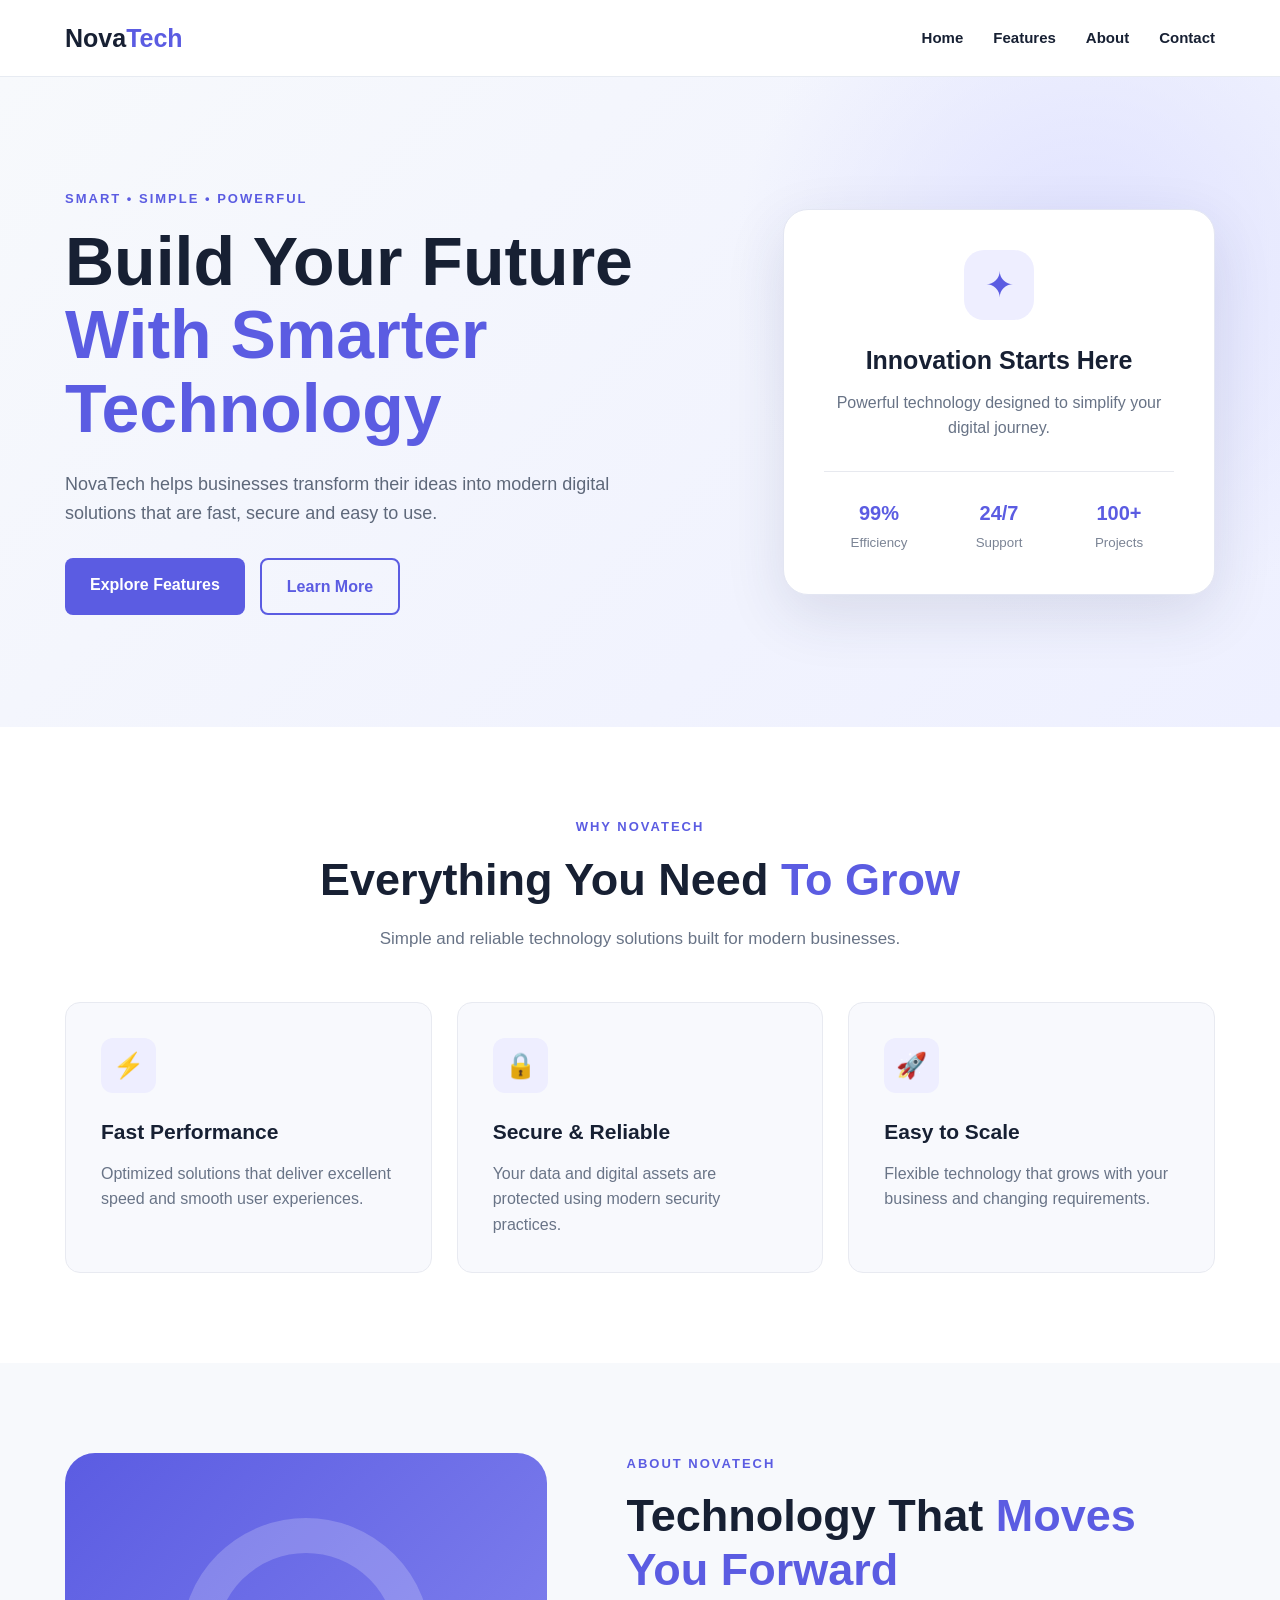
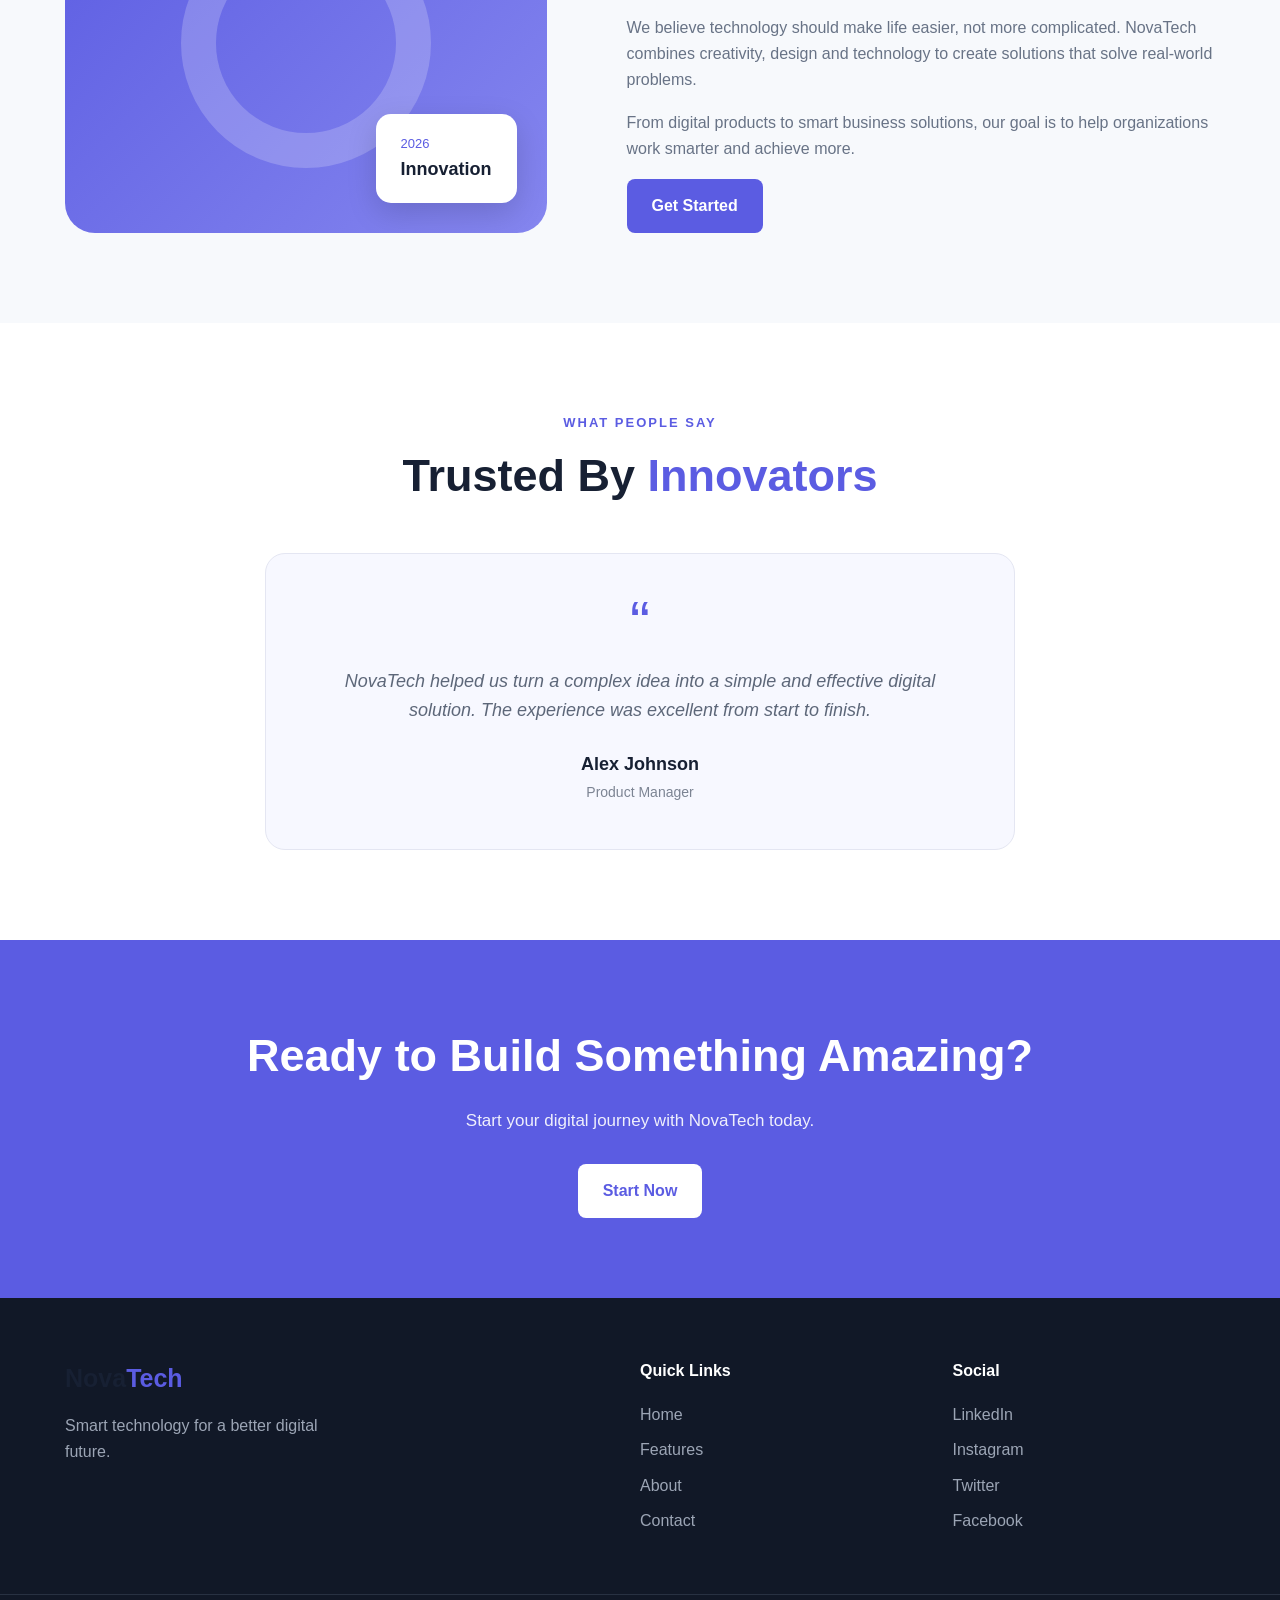
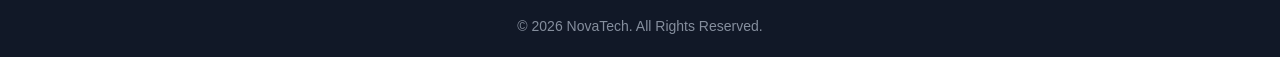
<file: WebDev-L1-Landing_page/index.html>
<!DOCTYPE html>
<html lang="en">
<head>
    <meta charset="UTF-8">
    <meta name="viewport" content="width=device-width, initial-scale=1.0">
    <meta name="description" content="NovaTech - Smart technology solutions for modern businesses">
    <title>NovaTech | Smart Technology Solutions</title>

    <link rel="stylesheet" href="style.css">
</head>

<body>

    <!-- ================= NAVIGATION ================= -->
    <header class="navbar">
        <div class="container nav-container">

            <a href="#" class="logo">
                Nova<span>Tech</span>
            </a>

            <nav>
                <ul class="nav-links">
                    <li><a href="#home">Home</a></li>
                    <li><a href="#features">Features</a></li>
                    <li><a href="#about">About</a></li>
                    <li><a href="#contact">Contact</a></li>
                </ul>
            </nav>

        </div>
    </header>


    <!-- ================= HERO SECTION ================= -->
    <main>

        <section id="home" class="hero">
            <div class="container hero-container">

                <div class="hero-content">
                    <p class="tagline">SMART • SIMPLE • POWERFUL</p>

                    <h1>
                        Build Your Future
                        <span>With Smarter Technology</span>
                    </h1>

                    <p class="hero-text">
                        NovaTech helps businesses transform their ideas into
                        modern digital solutions that are fast, secure and
                        easy to use.
                    </p>

                    <div class="hero-buttons">
                        <a href="#features" class="btn primary-btn">
                            Explore Features
                        </a>

                        <a href="#about" class="btn secondary-btn">
                            Learn More
                        </a>
                    </div>
                </div>

                <div class="hero-card">
                    <div class="card-icon">✦</div>
                    <h3>Innovation Starts Here</h3>
                    <p>
                        Powerful technology designed to simplify
                        your digital journey.
                    </p>

                    <div class="mini-stats">
                        <div>
                            <strong>99%</strong>
                            <small>Efficiency</small>
                        </div>

                        <div>
                            <strong>24/7</strong>
                            <small>Support</small>
                        </div>

                        <div>
                            <strong>100+</strong>
                            <small>Projects</small>
                        </div>
                    </div>
                </div>

            </div>
        </section>


        <!-- ================= FEATURES SECTION ================= -->
        <section id="features" class="features section">
            <div class="container">

                <div class="section-heading">
                    <p class="section-label">WHY NOVATECH</p>

                    <h2>
                        Everything You Need
                        <span>To Grow</span>
                    </h2>

                    <p>
                        Simple and reliable technology solutions
                        built for modern businesses.
                    </p>
                </div>


                <div class="feature-grid">

                    <article class="feature-card">
                        <div class="feature-icon">⚡</div>

                        <h3>Fast Performance</h3>

                        <p>
                            Optimized solutions that deliver excellent
                            speed and smooth user experiences.
                        </p>
                    </article>


                    <article class="feature-card">
                        <div class="feature-icon">🔒</div>

                        <h3>Secure & Reliable</h3>

                        <p>
                            Your data and digital assets are protected
                            using modern security practices.
                        </p>
                    </article>


                    <article class="feature-card">
                        <div class="feature-icon">🚀</div>

                        <h3>Easy to Scale</h3>

                        <p>
                            Flexible technology that grows with your
                            business and changing requirements.
                        </p>
                    </article>

                </div>

            </div>
        </section>


        <!-- ================= ABOUT SECTION ================= -->
        <section id="about" class="about section">

            <div class="container about-container">

                <div class="about-visual">
                    <div class="circle"></div>

                    <div class="about-box">
                        <span>2026</span>
                        <strong>Innovation</strong>
                    </div>
                </div>


                <div class="about-content">

                    <p class="section-label">ABOUT NOVATECH</p>

                    <h2>
                        Technology That
                        <span>Moves You Forward</span>
                    </h2>

                    <p>
                        We believe technology should make life easier,
                        not more complicated. NovaTech combines creativity,
                        design and technology to create solutions that
                        solve real-world problems.
                    </p>

                    <p>
                        From digital products to smart business solutions,
                        our goal is to help organizations work smarter
                        and achieve more.
                    </p>

                    <a href="#contact" class="btn primary-btn">
                        Get Started
                    </a>

                </div>

            </div>

        </section>


        <!-- ================= TESTIMONIAL SECTION ================= -->
        <section class="testimonial section">

            <div class="container">

                <div class="section-heading">
                    <p class="section-label">WHAT PEOPLE SAY</p>

                    <h2>
                        Trusted By
                        <span>Innovators</span>
                    </h2>
                </div>


                <div class="testimonial-card">

                    <div class="quote">
                        “
                    </div>

                    <p>
                        NovaTech helped us turn a complex idea into
                        a simple and effective digital solution.
                        The experience was excellent from start to finish.
                    </p>

                    <h4>Alex Johnson</h4>
                    <span>Product Manager</span>

                </div>

            </div>

        </section>


        <!-- ================= CTA SECTION ================= -->
        <section class="cta">

            <div class="container">

                <h2>Ready to Build Something Amazing?</h2>

                <p>
                    Start your digital journey with NovaTech today.
                </p>

                <a href="#contact" class="btn cta-btn">
                    Start Now
                </a>

            </div>

        </section>

    </main>


    <!-- ================= FOOTER ================= -->
    <footer id="contact">

        <div class="container footer-container">

            <div class="footer-brand">
                <a href="#" class="logo">
                    Nova<span>Tech</span>
                </a>

                <p>
                    Smart technology for a better digital future.
                </p>
            </div>


            <div class="footer-links">

                <h4>Quick Links</h4>

                <a href="#home">Home</a>
                <a href="#features">Features</a>
                <a href="#about">About</a>
                <a href="#contact">Contact</a>

            </div>


            <div class="footer-links">

                <h4>Social</h4>

                <a href="#">LinkedIn</a>
                <a href="#">Instagram</a>
                <a href="#">Twitter</a>
                <a href="#">Facebook</a>

            </div>

        </div>


        <div class="copyright">
            <p>
                © 2026 NovaTech. All Rights Reserved.
            </p>
        </div>

    </footer>

</body>
</html>
</file>
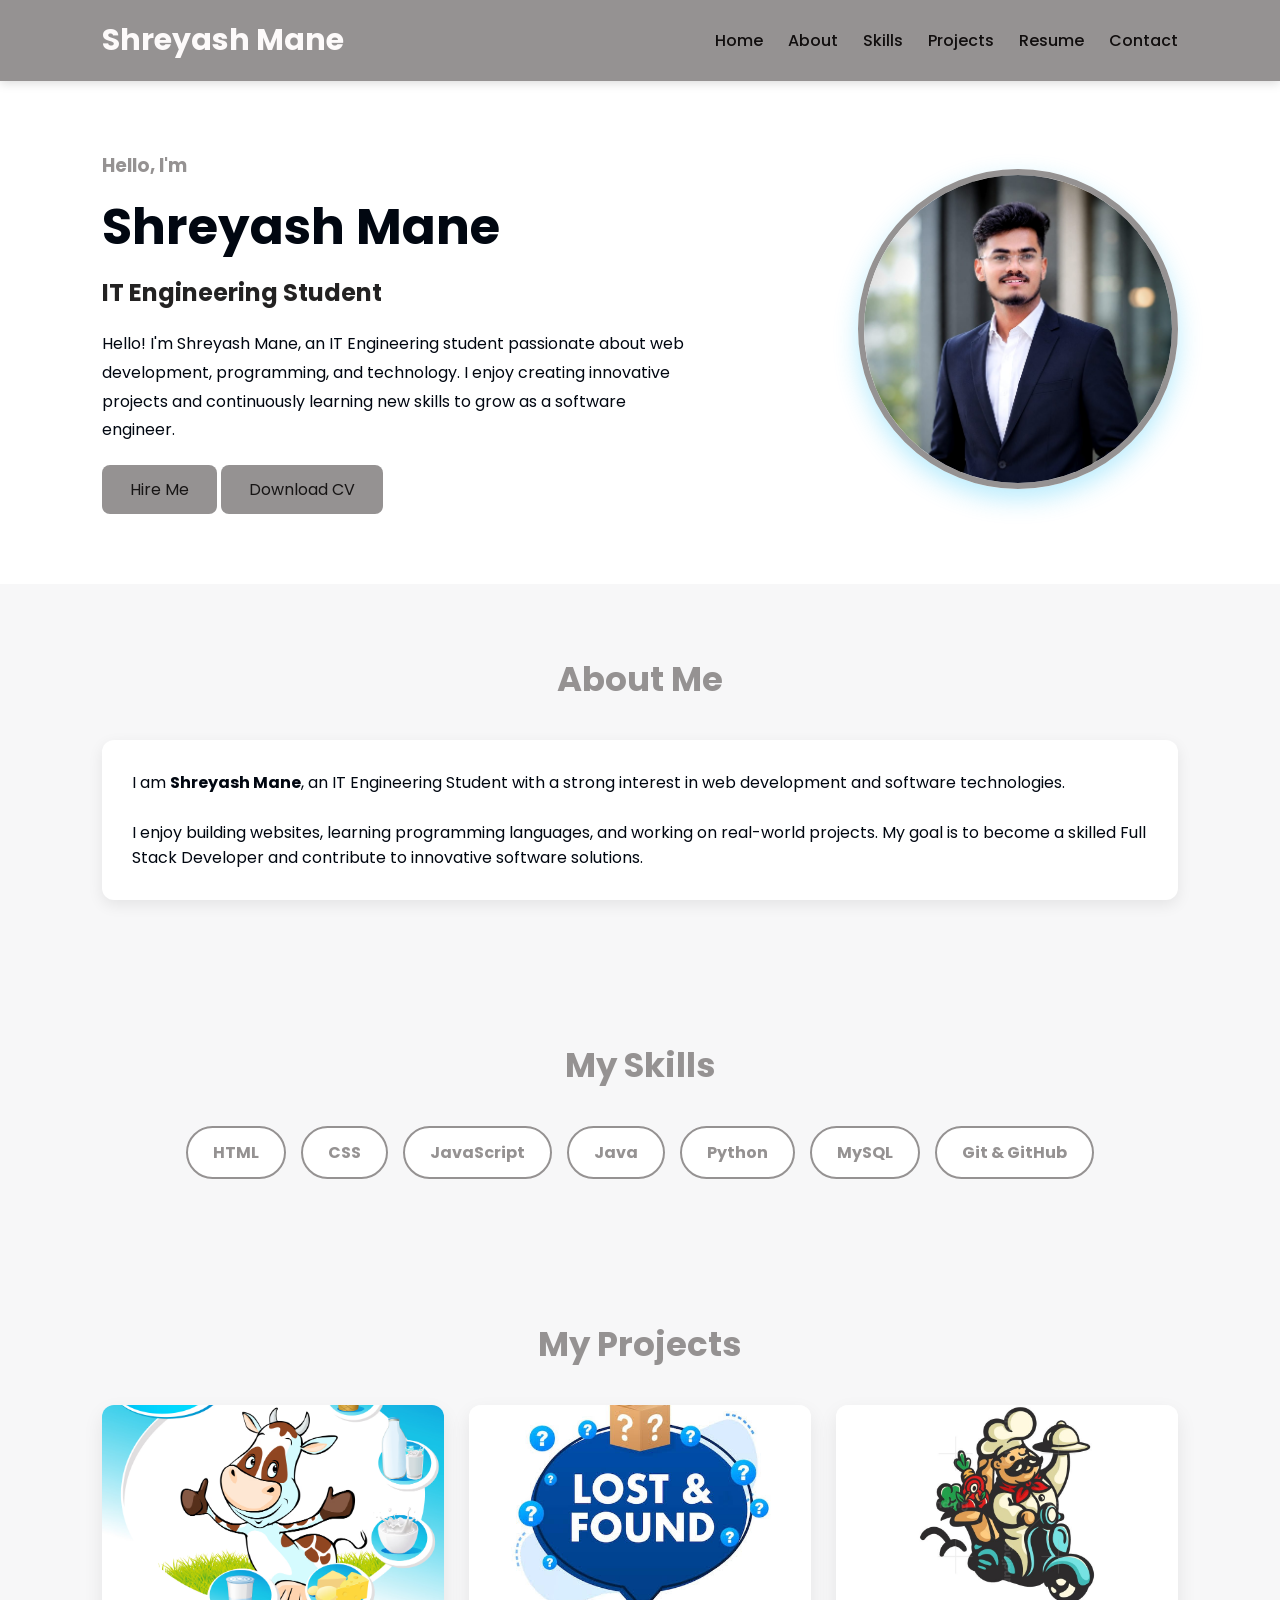
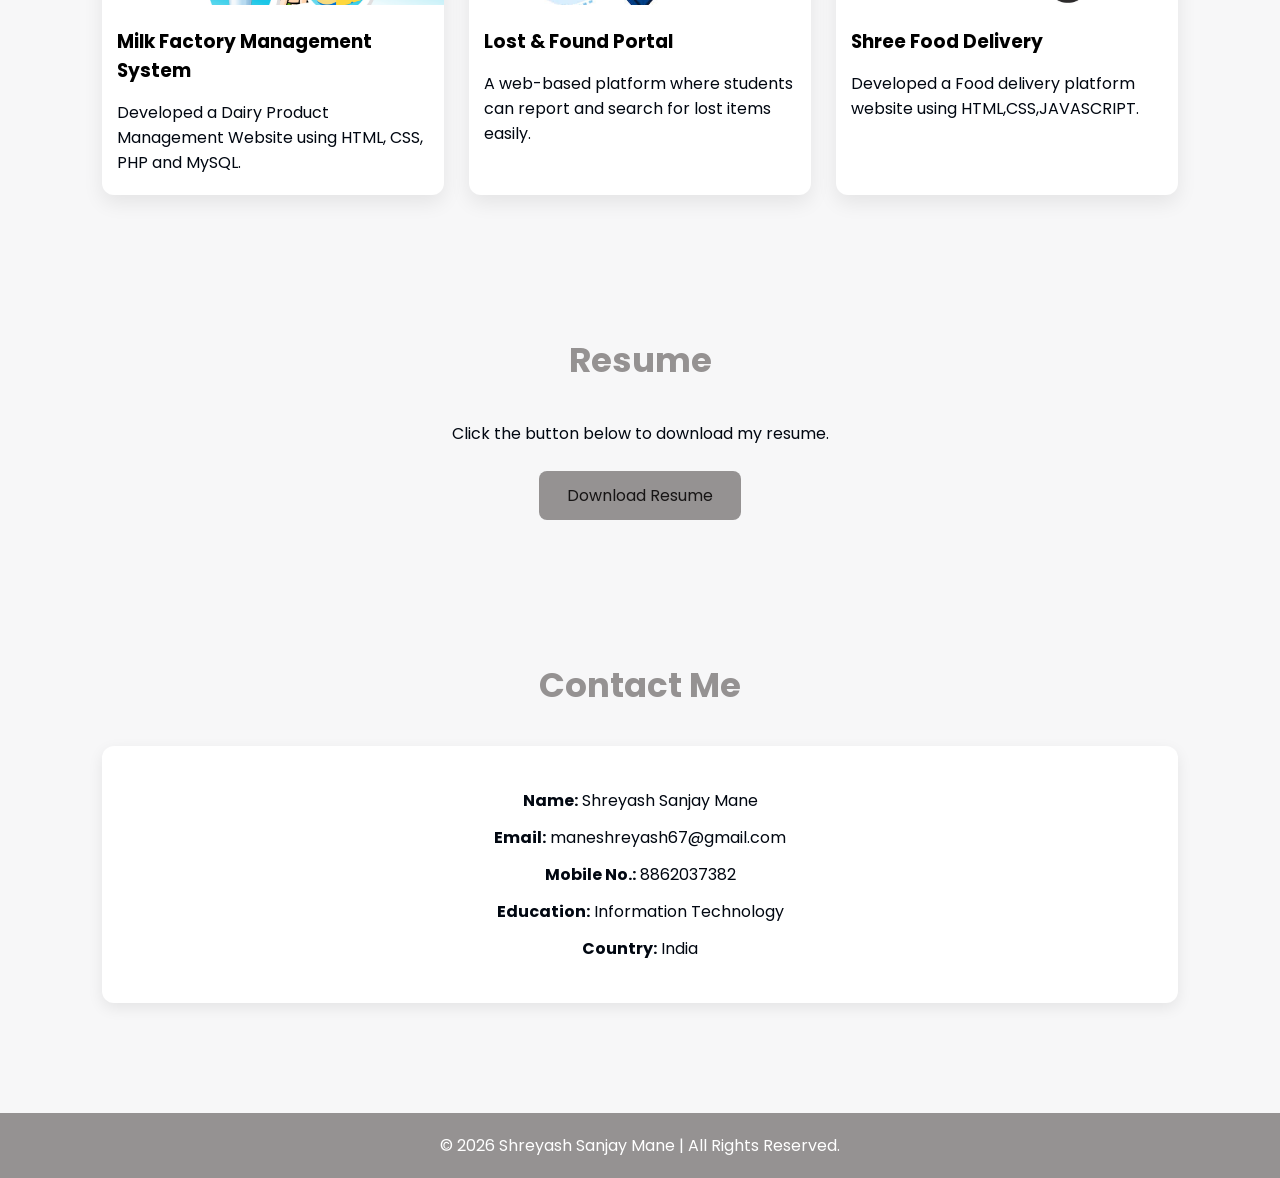
<file: WebDev-L1-Personal_Portfolio/index.html>
<!DOCTYPE html>
<html lang="en">

<head>
    <meta charset="UTF-8">
    <meta name="viewport" content="width=device-width, initial-scale=1.0">
    <title>Shreyash Mane | Portfolio</title>

    <link rel="stylesheet" href="style.css">
</head>

<body>

    <!-- Header -->

    <header>

        <h2>Shreyash Mane</h2>

        <nav>

            <ul>

                <li><a href="#home">Home</a></li>

                <li><a href="#about">About</a></li>

                <li><a href="#skills">Skills</a></li>

                <li><a href="#projects">Projects</a></li>

                <li><a href="#resume">Resume</a></li>

                <li><a href="#contact">Contact</a></li>

            </ul>

        </nav>

    </header>

    <section class="hero" id="home">

        <div class="hero-text">

            <h3>Hello, I'm</h3>

            <h1>Shreyash Mane</h1>

            <h2>IT Engineering Student</h2>

            <p>
                Hello! I'm Shreyash Mane, an IT Engineering student
                passionate about web development, programming, and technology.
                I enjoy creating innovative projects and continuously learning
                new skills to grow as a software engineer.
            </p>

            <a href="#contact" class="btn">
                Hire Me
            </a>

            <a href="resume.pdf" class="btn" download>
                Download CV
            </a>

        </div>

        <div class="hero-image">

            <img src="profile.jpeg" alt="Profile Photo">

        </div>

    </section>

    <!-- About Section -->

    <section id="about">

        <h2 class="title">About Me</h2>

        <div class="about-box">

            <div>

                <p>
                    I am <b>Shreyash Mane</b>, an IT Engineering Student
                    with a strong interest in web development and software
                    technologies.
                </p>

                <br>

                <p>
                    I enjoy building websites, learning programming languages,
                    and working on real-world projects. My goal is to become
                    a skilled Full Stack Developer and contribute to innovative
                    software solutions.
                </p>

            </div>

        </div>

    </section>

    <!-- Skills Section -->

    <section id="skills">

        <h2 class="title">My Skills</h2>

        <div class="skills">

            <div class="skill">HTML</div>

            <div class="skill">CSS</div>

            <div class="skill">JavaScript</div>

            <div class="skill">Java</div>

            <div class="skill">Python</div>

            <div class="skill">MySQL</div>

            <div class="skill">Git & GitHub</div>

        </div>

    </section>

    <!-- Projects Section -->

    <section id="projects">

        <h2 class="title">My Projects</h2>

        <div class="project-container">

            <div class="card">

                <img src="milk factory.avif" alt="Milk Factory">

                <h3>Milk Factory Management System</h3>

                <p>
                    Developed a Dairy Product Management Website using
                    HTML, CSS, PHP and MySQL.
                </p>

            </div>

            <div class="card">

                <img src="lost&found.jpg" alt="Lost and Found">

                <h3>Lost & Found Portal</h3>

                <p>
                    A web-based platform where students can report
                    and search for lost items easily.
                </p>

            </div>

            <div class="card">

                <img src="food delivery.jpg" alt="Lost and Found">

                <h3>Shree Food Delivery</h3>

                <p>
                    Developed a Food delivery platform website using HTML,CSS,JAVASCRIPT.
                </p>

            </div>


        </div>

    </section>

    <!-- Resume Section -->

    <section id="resume">

        <h2 class="title">Resume</h2>

        <p>
            Click the button below to download my resume.
        </p>

        <br>

        <a href="resume.pdf" class="btn" download>

            Download Resume

        </a>

    </section>

    <!-- Contact Section -->

    <section id="contact">

        <h2 class="title">Contact Me</h2>

        <div class="contact-box">

            <p>
                <strong>Name:</strong>
                Shreyash Sanjay Mane
            </p>

            <p>
                <strong>Email:</strong>
                maneshreyash67@gmail.com
            </p>
             <p>
                <strong>Mobile No.:</strong>
                8862037382
            </p>

            <p>
                <strong>Education:</strong>
                 Information Technology
            </p>

            <p>
                <strong>Country:</strong>
                India
            </p>

        </div>

    </section>

    <!-- Footer -->

    <footer>

        <p>
            © 2026 Shreyash Sanjay Mane |
            All Rights Reserved.
        </p>

    </footer>

</body>

</html>
</file>
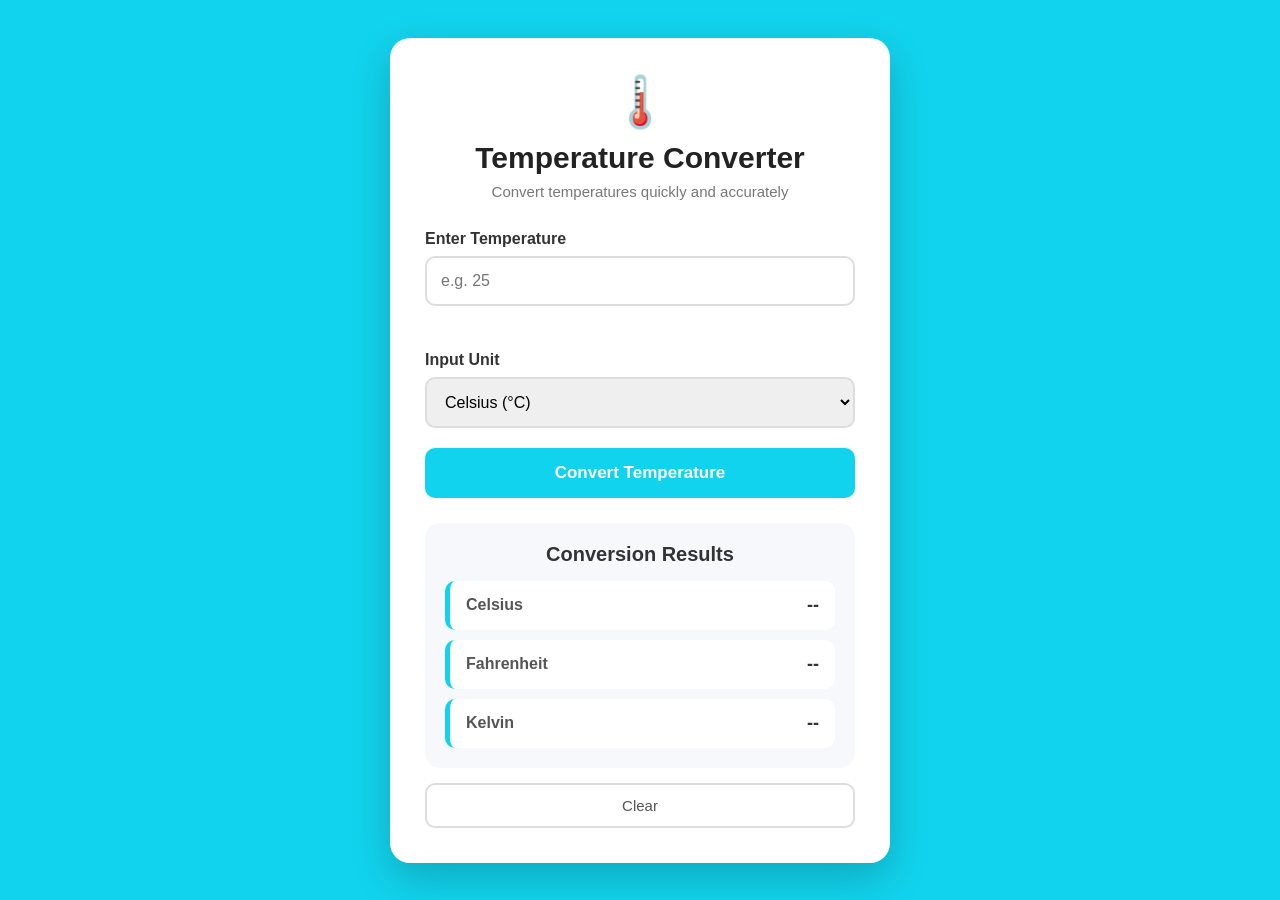
<file: WebDev-L1-Tempreature_converter_website/index.html>
<!DOCTYPE html>
<html lang="en">
<head>
    <meta charset="UTF-8">
    <meta name="viewport" content="width=device-width, initial-scale=1.0">
    <title>Temperature Converter</title>
    <link rel="stylesheet" href="style.css">
</head>
<body>

    <div class="container">
        <div class="converter-card">

            <div class="header">
                <div class="temperature-icon">🌡️</div>
                <h1>Temperature Converter</h1>
                <p>Convert temperatures quickly and accurately</p>
            </div>

            <div class="form-group">
                <label for="temperature">Enter Temperature</label>
                <input
                    type="text"
                    id="temperature"
                    placeholder="e.g. 25"
                    autocomplete="off"
                >
                <small id="errorMessage"></small>
            </div>

            <div class="form-group">
                <label for="inputUnit">Input Unit</label>
                <select id="inputUnit">
                    <option value="C">Celsius (°C)</option>
                    <option value="F">Fahrenheit (°F)</option>
                    <option value="K">Kelvin (K)</option>
                </select>
            </div>

            <button id="convertBtn">Convert Temperature</button>

            <div class="results" id="results">
                <h2>Conversion Results</h2>

                <div class="result-box">
                    <span>Celsius</span>
                    <strong id="celsiusResult">--</strong>
                </div>

                <div class="result-box">
                    <span>Fahrenheit</span>
                    <strong id="fahrenheitResult">--</strong>
                </div>

                <div class="result-box">
                    <span>Kelvin</span>
                    <strong id="kelvinResult">--</strong>
                </div>
            </div>

            <button class="clear-btn" id="clearBtn">Clear</button>

        </div>
    </div>

    <script src="script.js"></script>
</body>
</html>
</file>
<file: WebDev-L1-Landing_page/style.css>
/* =========================
   GLOBAL STYLES
========================= */

* {
    margin: 0;
    padding: 0;
    box-sizing: border-box;
}

html {
    scroll-behavior: smooth;
}

body {
    font-family: Arial, Helvetica, sans-serif;
    background: #f7f9fc;
    color: #172033;
    line-height: 1.6;
}

a {
    text-decoration: none;
    color: inherit;
}

.container {
    width: 90%;
    max-width: 1150px;
    margin: auto;
}

.section {
    padding: 90px 0;
}


/* =========================
   NAVIGATION
========================= */

.navbar {
    position: sticky;
    top: 0;
    z-index: 1000;

    background: #ffffff;
    border-bottom: 1px solid #e7ebf2;

    padding: 18px 0;
}

.nav-container {
    display: flex;
    align-items: center;
    justify-content: space-between;
}

.logo {
    font-size: 25px;
    font-weight: 800;
    color: #172033;
}

.logo span {
    color: #5b5ce2;
}

.nav-links {
    display: flex;
    gap: 30px;
    list-style: none;
}

.nav-links a {
    font-size: 15px;
    font-weight: 600;
    transition: 0.3s;
}

.nav-links a:hover {
    color: #5b5ce2;
}


/* =========================
   HERO
========================= */

.hero {
    min-height: 650px;
    display: flex;
    align-items: center;

    background:
        radial-gradient(circle at 85% 30%, #dfe1ff 0, transparent 30%),
        linear-gradient(135deg, #f7f9fc, #eef0ff);

    padding: 80px 0;
}

.hero-container {
    display: grid;
    grid-template-columns: 1.2fr 0.8fr;
    gap: 70px;
    align-items: center;
}

.tagline,
.section-label {
    color: #5b5ce2;
    font-size: 13px;
    font-weight: 800;
    letter-spacing: 2px;
    margin-bottom: 15px;
}

.hero h1 {
    font-size: clamp(40px, 6vw, 68px);
    line-height: 1.08;
    margin-bottom: 25px;
}

.hero h1 span {
    display: block;
    color: #5b5ce2;
}

.hero-text {
    max-width: 600px;
    font-size: 18px;
    color: #5e687a;
    margin-bottom: 30px;
}

.hero-buttons {
    display: flex;
    gap: 15px;
    flex-wrap: wrap;
}


/* =========================
   BUTTONS
========================= */

.btn {
    display: inline-block;
    padding: 14px 25px;
    border-radius: 8px;
    font-weight: 700;
    transition: 0.3s;
}

.primary-btn {
    background: #5b5ce2;
    color: #ffffff;
}

.primary-btn:hover {
    background: #4546c5;
    transform: translateY(-2px);
}

.secondary-btn {
    border: 2px solid #5b5ce2;
    color: #5b5ce2;
}

.secondary-btn:hover {
    background: #5b5ce2;
    color: #ffffff;
}


/* =========================
   HERO CARD
========================= */

.hero-card {
    padding: 40px;
    border-radius: 25px;

    background: #ffffff;
    border: 1px solid #e3e6f2;

    box-shadow: 0 20px 60px rgba(42, 49, 90, 0.12);

    text-align: center;
}

.card-icon {
    width: 70px;
    height: 70px;

    display: flex;
    align-items: center;
    justify-content: center;

    margin: 0 auto 20px;

    border-radius: 20px;
    background: #eeeeff;

    color: #5b5ce2;
    font-size: 35px;
}

.hero-card h3 {
    font-size: 25px;
    margin-bottom: 10px;
}

.hero-card p {
    color: #687386;
    margin-bottom: 30px;
}

.mini-stats {
    display: grid;
    grid-template-columns: repeat(3, 1fr);
    gap: 10px;

    padding-top: 25px;
    border-top: 1px solid #e7e9ef;
}

.mini-stats strong {
    display: block;
    font-size: 20px;
    color: #5b5ce2;
}

.mini-stats small {
    color: #7b8495;
}


/* =========================
   SECTION HEADING
========================= */

.section-heading {
    max-width: 650px;
    margin: 0 auto 50px;
    text-align: center;
}

.section-heading h2,
.about-content h2 {
    font-size: clamp(32px, 5vw, 45px);
    line-height: 1.2;
    margin-bottom: 18px;
}

.section-heading h2 span,
.about-content h2 span {
    color: #5b5ce2;
}

.section-heading > p:last-child {
    color: #687386;
    font-size: 17px;
}


/* =========================
   FEATURES
========================= */

.features {
    background: #ffffff;
}

.feature-grid {
    display: grid;
    grid-template-columns: repeat(3, 1fr);
    gap: 25px;
}

.feature-card {
    padding: 35px;
    border-radius: 15px;

    background: #f8f9fd;
    border: 1px solid #e8eaf1;

    transition: 0.3s;
}

.feature-card:hover {
    transform: translateY(-8px);
    box-shadow: 0 15px 35px rgba(42, 49, 90, 0.10);
}

.feature-icon {
    width: 55px;
    height: 55px;

    display: flex;
    align-items: center;
    justify-content: center;

    margin-bottom: 22px;

    border-radius: 12px;
    background: #eeeeff;

    font-size: 25px;
}

.feature-card h3 {
    font-size: 21px;
    margin-bottom: 12px;
}

.feature-card p {
    color: #697487;
}


/* =========================
   ABOUT
========================= */

.about {
    background: #f7f9fc;
}

.about-container {
    display: grid;
    grid-template-columns: 0.9fr 1.1fr;
    gap: 80px;
    align-items: center;
}

.about-visual {
    min-height: 380px;

    display: flex;
    align-items: center;
    justify-content: center;

    position: relative;

    border-radius: 30px;
    background: linear-gradient(135deg, #5b5ce2, #8586ef);

    overflow: hidden;
}

.circle {
    width: 250px;
    height: 250px;

    border-radius: 50%;
    border: 35px solid rgba(255, 255, 255, 0.20);
}

.about-box {
    position: absolute;

    right: 30px;
    bottom: 30px;

    padding: 20px 25px;

    border-radius: 15px;

    background: #ffffff;
    box-shadow: 0 10px 30px rgba(0, 0, 0, 0.15);
}

.about-box span,
.about-box strong {
    display: block;
}

.about-box span {
    color: #5b5ce2;
    font-size: 13px;
}

.about-box strong {
    font-size: 18px;
}

.about-content > p:not(.section-label) {
    color: #687386;
    margin-bottom: 18px;
}


/* =========================
   TESTIMONIAL
========================= */

.testimonial {
    background: #ffffff;
}

.testimonial-card {
    max-width: 750px;
    margin: auto;

    padding: 45px;

    text-align: center;

    border-radius: 20px;
    background: #f7f8ff;
    border: 1px solid #e4e6f2;
}

.quote {
    color: #5b5ce2;
    font-size: 60px;
    line-height: 0.8;
    margin-bottom: 20px;
}

.testimonial-card p {
    color: #5d6779;
    font-size: 18px;
    font-style: italic;
    margin-bottom: 25px;
}

.testimonial-card h4 {
    font-size: 18px;
}

.testimonial-card span {
    color: #7c8493;
    font-size: 14px;
}


/* =========================
   CTA
========================= */

.cta {
    padding: 80px 0;

    text-align: center;

    background: #5b5ce2;
    color: #ffffff;
}

.cta h2 {
    font-size: clamp(30px, 5vw, 45px);
    margin-bottom: 15px;
}

.cta p {
    font-size: 17px;
    margin-bottom: 30px;
    opacity: 0.9;
}

.cta-btn {
    background: #ffffff;
    color: #5b5ce2;
}

.cta-btn:hover {
    transform: translateY(-2px);
}


/* =========================
   FOOTER
========================= */

footer {
    background: #111827;
    color: #ffffff;
}

.footer-container {
    display: grid;
    grid-template-columns: 2fr 1fr 1fr;
    gap: 50px;

    padding: 60px 0;
}

.footer-brand p {
    max-width: 300px;
    color: #9ca5b5;
    margin-top: 15px;
}

.footer-links {
    display: flex;
    flex-direction: column;
    gap: 10px;
}

.footer-links h4 {
    margin-bottom: 8px;
}

.footer-links a {
    color: #9ca5b5;
    transition: 0.3s;
}

.footer-links a:hover {
    color: #ffffff;
}

.copyright {
    padding: 20px;
    text-align: center;

    border-top: 1px solid #283142;

    color: #858e9d;
    font-size: 14px;
}


/* =========================
   RESPONSIVE DESIGN
========================= */

@media (max-width: 850px) {

    .nav-container {
        flex-direction: column;
        gap: 15px;
    }

    .nav-links {
        gap: 18px;
        flex-wrap: wrap;
        justify-content: center;
    }

    .hero-container {
        grid-template-columns: 1fr;
        gap: 45px;
    }

    .hero {
        padding: 60px 0;
    }

    .hero-content {
        text-align: center;
    }

    .hero-text {
        margin-left: auto;
        margin-right: auto;
    }

    .hero-buttons {
        justify-content: center;
    }

    .feature-grid {
        grid-template-columns: 1fr;
    }

    .about-container {
        grid-template-columns: 1fr;
        gap: 45px;
    }

    .footer-container {
        grid-template-columns: 1fr 1fr;
    }
}


@media (max-width: 550px) {

    .container {
        width: 92%;
    }

    .section {
        padding: 65px 0;
    }

    .navbar {
        padding: 14px 0;
    }

    .logo {
        font-size: 22px;
    }

    .nav-links {
        gap: 12px;
    }

    .nav-links a {
        font-size: 13px;
    }

    .hero-card {
        padding: 28px 20px;
    }

    .feature-card {
        padding: 28px 22px;
    }

    .about-visual {
        min-height: 300px;
    }

    .circle {
        width: 190px;
        height: 190px;
        border-width: 28px;
    }

    .about-box {
        right: 15px;
        bottom: 15px;
    }

    .testimonial-card {
        padding: 30px 20px;
    }

    .footer-container {
        grid-template-columns: 1fr;
        gap: 30px;
        padding: 45px 0;
    }
}
</file>
<file: WebDev-L1-Personal_Portfolio/style.css>
/* Google Font */
@import url('https://fonts.googleapis.com/css2?family=Poppins:wght@300;400;500;600;700&display=swap');

*{
    margin:0;
    padding:0;
    box-sizing:border-box;
    font-family:'Poppins',sans-serif;
}

body{
    background:hsl(240, 6%, 97%);
    color:#010711;
}

/* Header */

header{
    background:#959292;
    color:rgb(253, 250, 250);
    display:flex;
    justify-content:space-between;
    align-items:center;
    padding:18px 8%;
    position:sticky;
    top:0;
    box-shadow:0 2px 10px rgba(0,0,0,0.15);
}

header h2{
    font-size:30px;
}

nav ul{
    list-style:none;
    display:flex;
}

nav ul li{
    margin-left:25px;
}

nav ul li a{
    color:rgb(17, 14, 14);
    text-decoration:none;
    font-weight:500;
    transition:.3s;
}

nav ul li a:hover{
    color:#959292;
}

/* Hero */

.hero{
    display:flex;
    justify-content:space-between;
    align-items:center;
    padding:70px 8%;
    background:white;
}

.hero-text{
    width:55%;
}

.hero-text h3{
    color:#959292;
}

.hero-text h1{
    font-size:50px;
    margin:10px 0;
}

.hero-text h2{
    color:#232222;
}

.hero-text p{
    margin:20px 0;
    line-height:1.8;
}

.hero-image img{
    width:320px;
    height:320px;
    border-radius:50%;
    object-fit:cover;
    border:6px solid #959292;
    box-shadow:0 10px 25px rgba(27, 193, 248, 0.3);
}

/* Button */

.btn{
    display:inline-block;
    background:#959292;
    color:rgb(23, 21, 21);
    text-decoration:none;
    padding:12px 28px;
    border-radius:8px;
    transition:.3s;
}

.btn:hover{
    background:#959292;
}

/* Sections */

section{
    padding:70px 8%;
}

.title{
    text-align:center;
    color:#959292;
    margin-bottom:35px;
    font-size:34px;
}

/* About */

.about-box{
    display:flex;
    align-items:center;
    gap:40px;
    background:white;
    padding:30px;
    border-radius:12px;
    box-shadow:0 5px 15px rgba(0,0,0,.08);
}

.about-box img{
    width:220px;
    border-radius:50%;
    border:5px solid #959292;
}

/* Skills */

.skills{
    display:flex;
    flex-wrap:wrap;
    justify-content:center;
    gap:15px;
}

.skill{
    background:white;
    color:#959292;
    border:2px solid #959292;
    padding:12px 25px;
    border-radius:30px;
    font-weight:bold;
    transition:.3s;
}

.skill:hover{
    background:#959292;
    color:white;
}

/* Projects */

.project-container{
    display:grid;
    grid-template-columns:repeat(auto-fit,minmax(280px,1fr));
    gap:25px;
}

.card{
    background:white;
    border-radius:12px;
    overflow:hidden;
    box-shadow:0 8px 20px rgba(0,0,0,.08);
    transition:.3s;
}

.card:hover{
    transform:translateY(-8px);
}

.card img{
    width:100%;
    height:200px;
    object-fit:cover;
}

.card h3{
    color:#000000;
    padding:15px;
}

.card p{
    padding:0 15px 20px;
}

/* Resume */

#resume{
    text-align:center;
}

/* Contact */

.contact-box{
    background:white;
    padding:30px;
    border-radius:12px;
    box-shadow:0 5px 15px rgba(0,0,0,.08);
    text-align:center;
}

.contact-box p{
    margin:12px;
}

/* Footer */

footer{
    background:#959292;
    color:white;
    text-align:center;
    padding:20px;
    margin-top:40px;
}

/* Responsive */

@media(max-width:768px){

header{
    flex-direction:column;
}

nav ul{
    flex-wrap:wrap;
    justify-content:center;
    margin-top:15px;
}

.hero{
    flex-direction:column-reverse;
    text-align:center;
}

.hero-text{
    width:100%;
}

.about-box{
    flex-direction:column;
    text-align:center;
}

.hero-image img{
    width:250px;
    height:250px;
}

}
</file>
<file: WebDev-L1-Tempreature_converter_website/style.css>
* {
    margin: 0;
    padding: 0;
    box-sizing: border-box;
}

body {
    font-family: Arial, Helvetica, sans-serif;
    min-height: 100vh;
    display: flex;
    justify-content: center;
    align-items: center;
    background: linear-gradient(135deg, #12d3ed, #12d3ed);
    padding: 20px;
}

.container {
    width: 100%;
    max-width: 500px;
}

.converter-card {
    background: #ffffff;
    padding: 35px;
    border-radius: 20px;
    box-shadow: 0 15px 40px rgba(0, 0, 0, 0.2);
}

.header {
    text-align: center;
    margin-bottom: 30px;
}

.temperature-icon {
    font-size: 50px;
    margin-bottom: 10px;
}

.header h1 {
    color: #222;
    font-size: 30px;
    margin-bottom: 8px;
}

.header p {
    color: #777;
    font-size: 15px;
}

.form-group {
    margin-bottom: 20px;
}

label {
    display: block;
    margin-bottom: 8px;
    font-weight: bold;
    color: #333;
}

input,
select {
    width: 100%;
    padding: 14px;
    border: 2px solid #ddd;
    border-radius: 10px;
    font-size: 16px;
    outline: none;
    transition: 0.3s;
}

input:focus,
select:focus {
    border-color: #12d3ed;
}

#errorMessage {
    display: block;
    margin-top: 7px;
    color: #e44230;
    font-size: 14px;
    min-height: 18px;
}

#convertBtn {
    width: 100%;
    padding: 15px;
    border: none;
    border-radius: 10px;
    background: #12d3ed;
    color: white;
    font-size: 17px;
    font-weight: bold;
    cursor: pointer;
    transition: 0.3s;
}

#convertBtn:hover {
    background: #12d3ed;
    transform: translateY(-2px);
}

.results {
    margin-top: 25px;
    padding: 20px;
    background: #f7f8fc;
    border-radius: 15px;
}

.results h2 {
    text-align: center;
    font-size: 20px;
    color: #333;
    margin-bottom: 15px;
}

.result-box {
    display: flex;
    justify-content: space-between;
    align-items: center;
    background: white;
    padding: 14px 16px;
    margin-bottom: 10px;
    border-radius: 10px;
    border-left: 5px solid #12d3ed;
}

.result-box:last-child {
    margin-bottom: 0;
}

.result-box span {
    color: #555;
    font-weight: 600;
}

.result-box strong {
    color: #333;
    font-size: 18px;
}

.clear-btn {
    width: 100%;
    margin-top: 15px;
    padding: 12px;
    border: 2px solid #ddd;
    border-radius: 10px;
    background: white;
    color: #555;
    font-size: 15px;
    cursor: pointer;
    transition: 0.3s;
}

.clear-btn:hover {
    background: #f1f1f1;
}

@media (max-width: 500px) {
    .converter-card {
        padding: 25px 20px;
    }

    .header h1 {
        font-size: 25px;
    }
}
</file>
